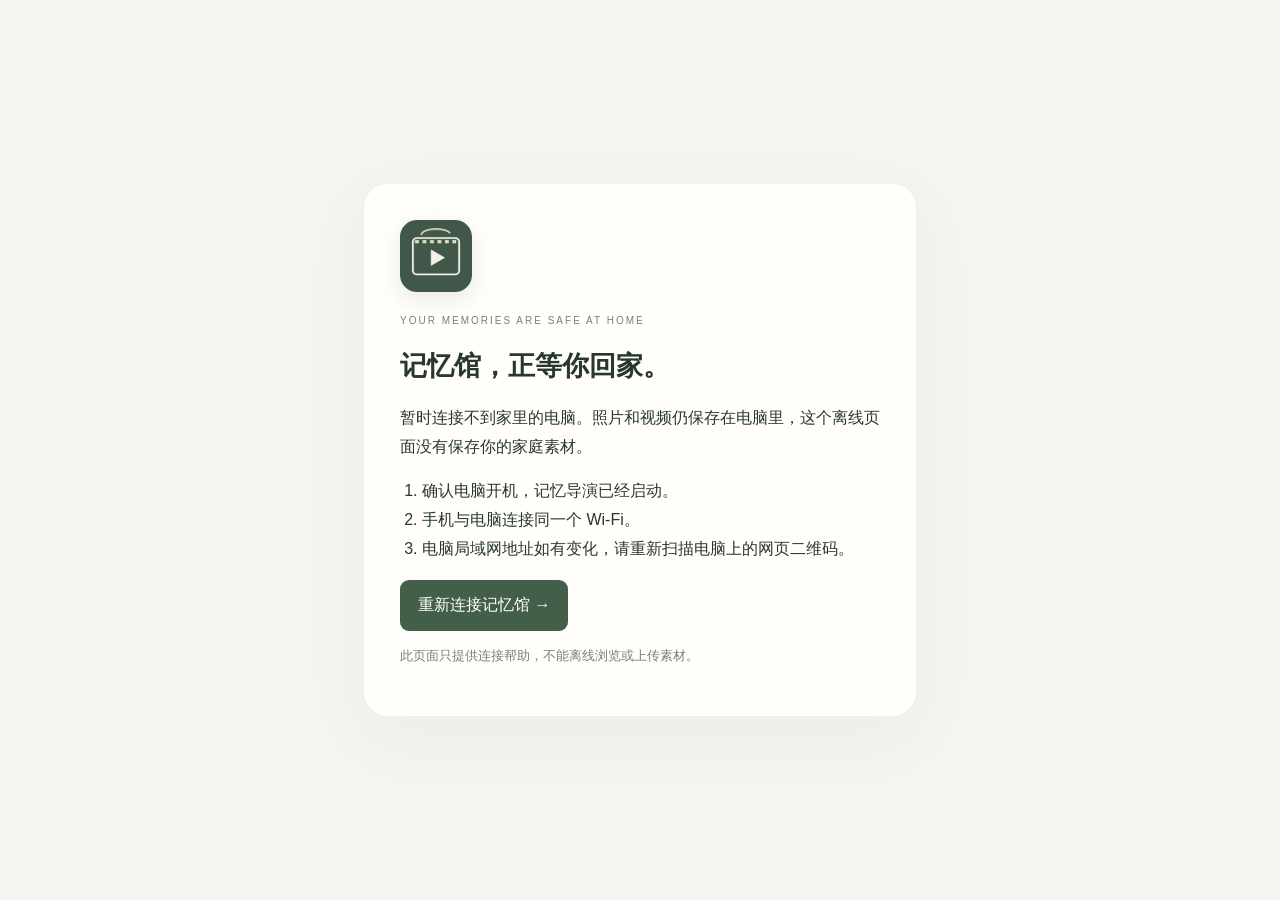
<file: static/offline.html>
<!doctype html>
<html lang="zh-CN"><head><meta charset="utf-8"><meta name="viewport" content="width=device-width, initial-scale=1, viewport-fit=cover"><meta name="theme-color" content="#f6f4ef"><title>记忆导演 · 等待回家</title><link rel="stylesheet" href="/static/pwa.css"></head>
<body class="offline-page"><main class="offline-card"><img class="install-icon" src="/static/icons/app-180.png" alt="记忆导演"><p class="eyebrow">YOUR MEMORIES ARE SAFE AT HOME</p><h1>记忆馆，正等你回家。</h1><p>暂时连接不到家里的电脑。照片和视频仍保存在电脑里，这个离线页面没有保存你的家庭素材。</p><ol><li>确认电脑开机，记忆导演已经启动。</li><li>手机与电脑连接同一个 Wi-Fi。</li><li>电脑局域网地址如有变化，请重新扫描电脑上的网页二维码。</li></ol><a class="primary" href="/">重新连接记忆馆 →</a><p class="small">此页面只提供连接帮助，不能离线浏览或上传素材。</p></main></body></html>
</file>
<file: static/pwa.css>
/* Web app additions; all graphics and help content are public application assets. */
.install-icon{width:72px;height:72px;border-radius:17px;display:block;margin:0 0 20px;box-shadow:0 8px 22px #29382f18}
.install-steps{padding-left:24px;line-height:2}.install-steps li{padding-left:5px;margin-bottom:10px}
.connection-url{display:block;overflow-wrap:anywhere;font-weight:600;margin:12px 0}.connection-copy{width:100%;min-height:85px;margin-top:12px}
.native-pairing{margin-top:24px;border-top:1px solid var(--line,#e3e5dc);padding-top:18px}.native-pairing summary{cursor:pointer}
.network-status{position:sticky;top:0;z-index:100;background:#fff2d8;color:#5e4925;display:flex;justify-content:center;align-items:center;gap:16px;padding:10px max(16px,env(safe-area-inset-left));font-size:13px;box-shadow:0 2px 10px #29382f12}
.network-status button{white-space:nowrap;color:inherit}.transfer-hint{line-height:1.7}.transfer p{overflow-wrap:anywhere;max-height:180px;overflow:auto}
.offline-page{margin:0;min-height:100vh;display:grid;place-items:center;background:#f6f4ef;color:#29382f;font:16px/1.8 -apple-system,BlinkMacSystemFont,"Segoe UI",sans-serif;padding:24px;box-sizing:border-box}
.offline-card{max-width:480px;padding:36px;border-radius:24px;background:#fffefa;box-shadow:0 20px 70px #29382f0c}.offline-card h1{font-size:27px;line-height:1.4}.offline-card ol{padding-left:22px}.offline-card .eyebrow{font-size:10px;letter-spacing:2px;color:#7a8177}.offline-card .small{font-size:13px;color:#7a8177}.offline-card .primary{display:inline-block;background:#435e49;color:white;border-radius:9px;padding:11px 18px;text-decoration:none}
@media(max-width:700px){
  body{padding-top:env(safe-area-inset-top);padding-bottom:env(safe-area-inset-bottom)}
  .topbar .top-actions{gap:8px;flex-wrap:wrap}.topbar{height:auto;min-height:60px;padding-top:9px;padding-bottom:9px}.topbar .local-badge{display:none}.install-entry{font-size:12px;min-height:40px}
  input,select,textarea,.film-director label>input,.film-director label>select,.film-director textarea,.inline-person-name{font-size:16px!important}
  .sidebar-bottom{top:calc(15px + env(safe-area-inset-top))}.sidebar nav button{min-height:44px}
  dialog{max-height:calc(100dvh - 32px - env(safe-area-inset-top) - env(safe-area-inset-bottom));overflow-y:auto;overscroll-behavior:contain}
  .transfer{bottom:max(14px,env(safe-area-inset-bottom));max-width:calc(100vw - 28px)}.toast{bottom:calc(18px + env(safe-area-inset-bottom))}
  .network-status{align-items:flex-start;font-size:12px}.offline-card{padding:25px}.offline-card h1{font-size:24px}
  .profile{display:flex!important}.sidebar-bottom .profile{margin:0;padding:0;border:0}.profile .avatar,.profile>div{display:none}.sidebar-bottom{display:flex;align-items:center;gap:6px}.profile button{min-width:36px;min-height:40px}
  .rename-person{opacity:1}
}
@media(prefers-reduced-motion:no-preference){.install-icon{animation:pwa-arrive .35s ease-out}@keyframes pwa-arrive{from{opacity:0;transform:translateY(8px)}to{opacity:1;transform:none}}}
</file>
